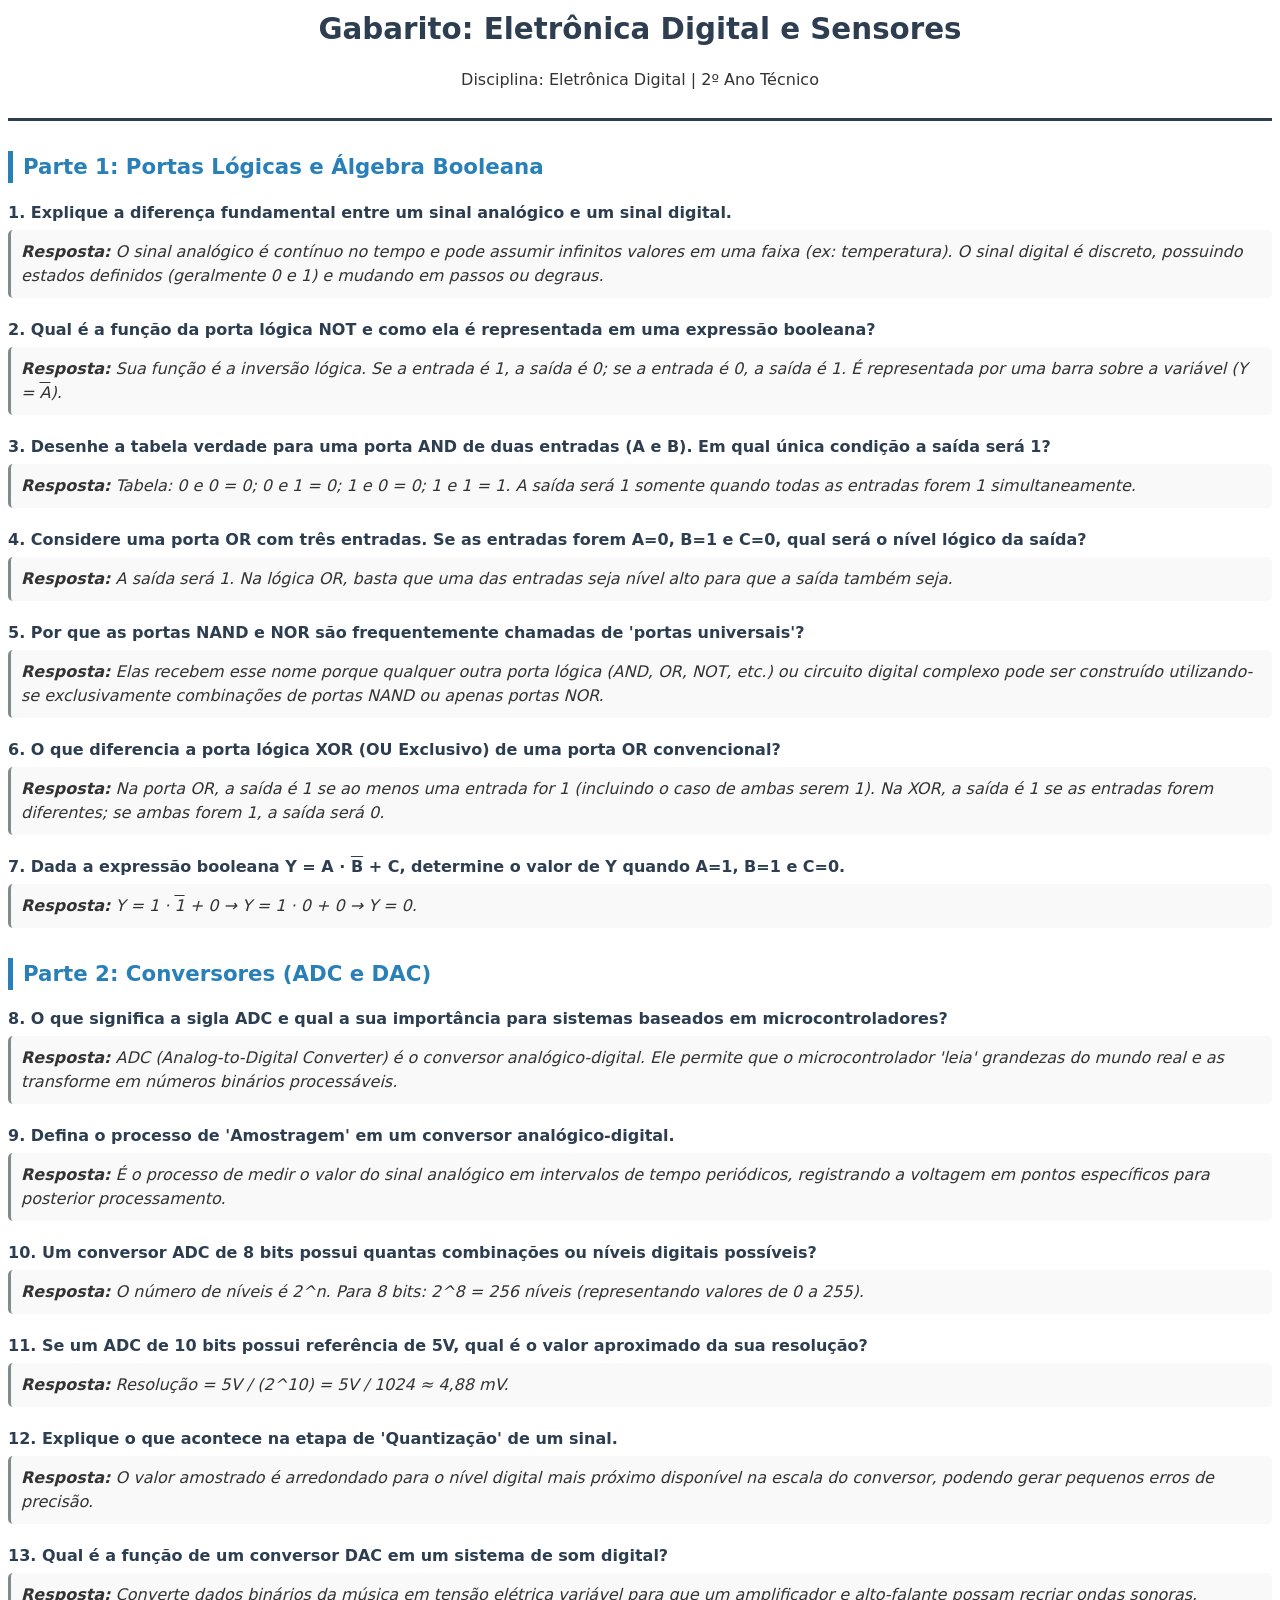
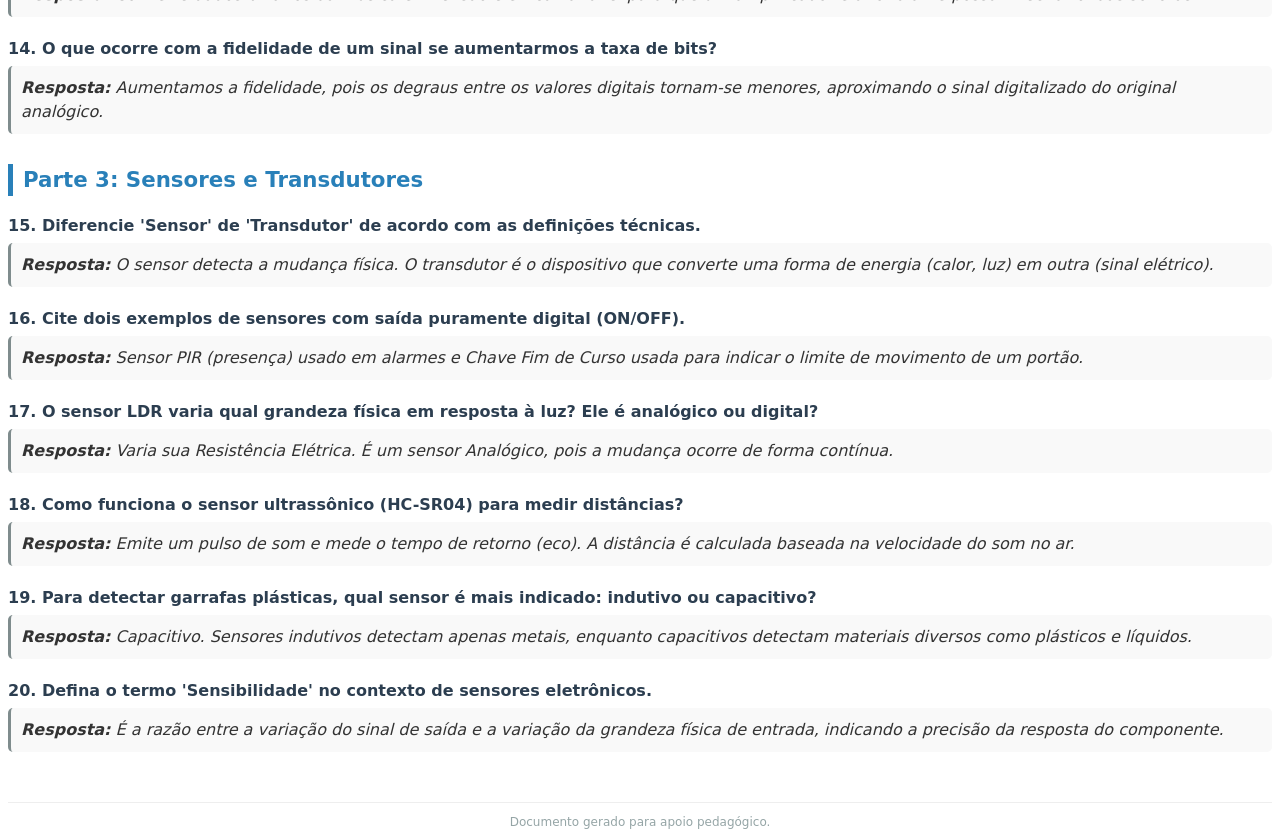
<file: gabarito.html>
<!DOCTYPE html>
<html lang="pt-BR">
<head>
    <meta charset="UTF-8">
    <title>Gabarito: Eletrônica Digital e Sensores</title>
    <style>
        @page {
            size: A4;
            margin: 20mm;
            background-color: #ffffff;
        }
        body {
            font-family: 'DejaVu Sans', 'Liberation Sans', 'Helvetica', 'Arial', sans-serif;
            color: #333;
            line-height: 1.5;
        }
        .header {
            text-align: center;
            border-bottom: 3px solid #2c3e50;
            margin-bottom: 30px;
            padding-bottom: 10px;
        }
        h1 {
            color: #2c3e50;
            font-size: 22pt;
            margin: 0;
        }
        h2 {
            color: #2980b9;
            font-size: 16pt;
            border-left: 5px solid #2980b9;
            padding-left: 10px;
            margin-top: 30px;
        }
        .item {
            margin-bottom: 20px;
            page-break-inside: avoid;
        }
        .question {
            font-weight: bold;
            color: #2c3e50;
            display: block;
            margin-bottom: 5px;
        }
        .answer {
            display: block;
            background-color: #f9f9f9;
            padding: 10px;
            border-radius: 5px;
            border-left: 3px solid #7f8c8d;
            font-style: italic;
        }
        .overline {
            text-decoration: overline;
        }
        .footer {
            margin-top: 50px;
            text-align: center;
            font-size: 9pt;
            color: #95a5a6;
            border-top: 1px solid #eee;
            padding-top: 10px;
        }
    </style>
</head>
<body>
    <div class="header">
        <h1>Gabarito: Eletrônica Digital e Sensores</h1>
        <p>Disciplina: Eletrônica Digital | 2º Ano Técnico</p>
    </div>
<h2>Parte 1: Portas Lógicas e Álgebra Booleana</h2>
        <div class="item">
            <span class="question">1. Explique a diferença fundamental entre um sinal analógico e um sinal digital.</span>
            <span class="answer"><strong>Resposta:</strong> O sinal analógico é contínuo no tempo e pode assumir infinitos valores em uma faixa (ex: temperatura). O sinal digital é discreto, possuindo estados definidos (geralmente 0 e 1) e mudando em passos ou degraus.</span>
        </div>
        
        <div class="item">
            <span class="question">2. Qual é a função da porta lógica NOT e como ela é representada em uma expressão booleana?</span>
            <span class="answer"><strong>Resposta:</strong> Sua função é a inversão lógica. Se a entrada é 1, a saída é 0; se a entrada é 0, a saída é 1. É representada por uma barra sobre a variável (Y = <span class="overline">A</span>).</span>
        </div>
        
        <div class="item">
            <span class="question">3. Desenhe a tabela verdade para uma porta AND de duas entradas (A e B). Em qual única condição a saída será 1?</span>
            <span class="answer"><strong>Resposta:</strong> Tabela: 0 e 0 = 0; 0 e 1 = 0; 1 e 0 = 0; 1 e 1 = 1. A saída será 1 somente quando todas as entradas forem 1 simultaneamente.</span>
        </div>
        
        <div class="item">
            <span class="question">4. Considere uma porta OR com três entradas. Se as entradas forem A=0, B=1 e C=0, qual será o nível lógico da saída?</span>
            <span class="answer"><strong>Resposta:</strong> A saída será 1. Na lógica OR, basta que uma das entradas seja nível alto para que a saída também seja.</span>
        </div>
        
        <div class="item">
            <span class="question">5. Por que as portas NAND e NOR são frequentemente chamadas de 'portas universais'?</span>
            <span class="answer"><strong>Resposta:</strong> Elas recebem esse nome porque qualquer outra porta lógica (AND, OR, NOT, etc.) ou circuito digital complexo pode ser construído utilizando-se exclusivamente combinações de portas NAND ou apenas portas NOR.</span>
        </div>
        
        <div class="item">
            <span class="question">6. O que diferencia a porta lógica XOR (OU Exclusivo) de uma porta OR convencional?</span>
            <span class="answer"><strong>Resposta:</strong> Na porta OR, a saída é 1 se ao menos uma entrada for 1 (incluindo o caso de ambas serem 1). Na XOR, a saída é 1 se as entradas forem diferentes; se ambas forem 1, a saída será 0.</span>
        </div>
        
        <div class="item">
            <span class="question">7. Dada a expressão booleana Y = A · <span class="overline">B</span> + C, determine o valor de Y quando A=1, B=1 e C=0.</span>
            <span class="answer"><strong>Resposta:</strong> Y = 1 · <span class="overline">1</span> + 0 → Y = 1 · 0 + 0 → Y = 0.</span>
        </div>
        <h2>Parte 2: Conversores (ADC e DAC)</h2>
        <div class="item">
            <span class="question">8. O que significa a sigla ADC e qual a sua importância para sistemas baseados em microcontroladores?</span>
            <span class="answer"><strong>Resposta:</strong> ADC (Analog-to-Digital Converter) é o conversor analógico-digital. Ele permite que o microcontrolador 'leia' grandezas do mundo real e as transforme em números binários processáveis.</span>
        </div>
        
        <div class="item">
            <span class="question">9. Defina o processo de 'Amostragem' em um conversor analógico-digital.</span>
            <span class="answer"><strong>Resposta:</strong> É o processo de medir o valor do sinal analógico em intervalos de tempo periódicos, registrando a voltagem em pontos específicos para posterior processamento.</span>
        </div>
        
        <div class="item">
            <span class="question">10. Um conversor ADC de 8 bits possui quantas combinações ou níveis digitais possíveis?</span>
            <span class="answer"><strong>Resposta:</strong> O número de níveis é 2^n. Para 8 bits: 2^8 = 256 níveis (representando valores de 0 a 255).</span>
        </div>
        
        <div class="item">
            <span class="question">11. Se um ADC de 10 bits possui referência de 5V, qual é o valor aproximado da sua resolução?</span>
            <span class="answer"><strong>Resposta:</strong> Resolução = 5V / (2^10) = 5V / 1024 ≈ 4,88 mV.</span>
        </div>
        
        <div class="item">
            <span class="question">12. Explique o que acontece na etapa de 'Quantização' de um sinal.</span>
            <span class="answer"><strong>Resposta:</strong> O valor amostrado é arredondado para o nível digital mais próximo disponível na escala do conversor, podendo gerar pequenos erros de precisão.</span>
        </div>
        
        <div class="item">
            <span class="question">13. Qual é a função de um conversor DAC em um sistema de som digital?</span>
            <span class="answer"><strong>Resposta:</strong> Converte dados binários da música em tensão elétrica variável para que um amplificador e alto-falante possam recriar ondas sonoras.</span>
        </div>
        
        <div class="item">
            <span class="question">14. O que ocorre com a fidelidade de um sinal se aumentarmos a taxa de bits?</span>
            <span class="answer"><strong>Resposta:</strong> Aumentamos a fidelidade, pois os degraus entre os valores digitais tornam-se menores, aproximando o sinal digitalizado do original analógico.</span>
        </div>
        <h2>Parte 3: Sensores e Transdutores</h2>
        <div class="item">
            <span class="question">15. Diferencie 'Sensor' de 'Transdutor' de acordo com as definições técnicas.</span>
            <span class="answer"><strong>Resposta:</strong> O sensor detecta a mudança física. O transdutor é o dispositivo que converte uma forma de energia (calor, luz) em outra (sinal elétrico).</span>
        </div>
        
        <div class="item">
            <span class="question">16. Cite dois exemplos de sensores com saída puramente digital (ON/OFF).</span>
            <span class="answer"><strong>Resposta:</strong> Sensor PIR (presença) usado em alarmes e Chave Fim de Curso usada para indicar o limite de movimento de um portão.</span>
        </div>
        
        <div class="item">
            <span class="question">17. O sensor LDR varia qual grandeza física em resposta à luz? Ele é analógico ou digital?</span>
            <span class="answer"><strong>Resposta:</strong> Varia sua Resistência Elétrica. É um sensor Analógico, pois a mudança ocorre de forma contínua.</span>
        </div>
        
        <div class="item">
            <span class="question">18. Como funciona o sensor ultrassônico (HC-SR04) para medir distâncias?</span>
            <span class="answer"><strong>Resposta:</strong> Emite um pulso de som e mede o tempo de retorno (eco). A distância é calculada baseada na velocidade do som no ar.</span>
        </div>
        
        <div class="item">
            <span class="question">19. Para detectar garrafas plásticas, qual sensor é mais indicado: indutivo ou capacitivo?</span>
            <span class="answer"><strong>Resposta:</strong> Capacitivo. Sensores indutivos detectam apenas metais, enquanto capacitivos detectam materiais diversos como plásticos e líquidos.</span>
        </div>
        
        <div class="item">
            <span class="question">20. Defina o termo 'Sensibilidade' no contexto de sensores eletrônicos.</span>
            <span class="answer"><strong>Resposta:</strong> É a razão entre a variação do sinal de saída e a variação da grandeza física de entrada, indicando a precisão da resposta do componente.</span>
        </div>
        
    <div class="footer">
        Documento gerado para apoio pedagógico.
    </div>
</body>
</html>
</file>
